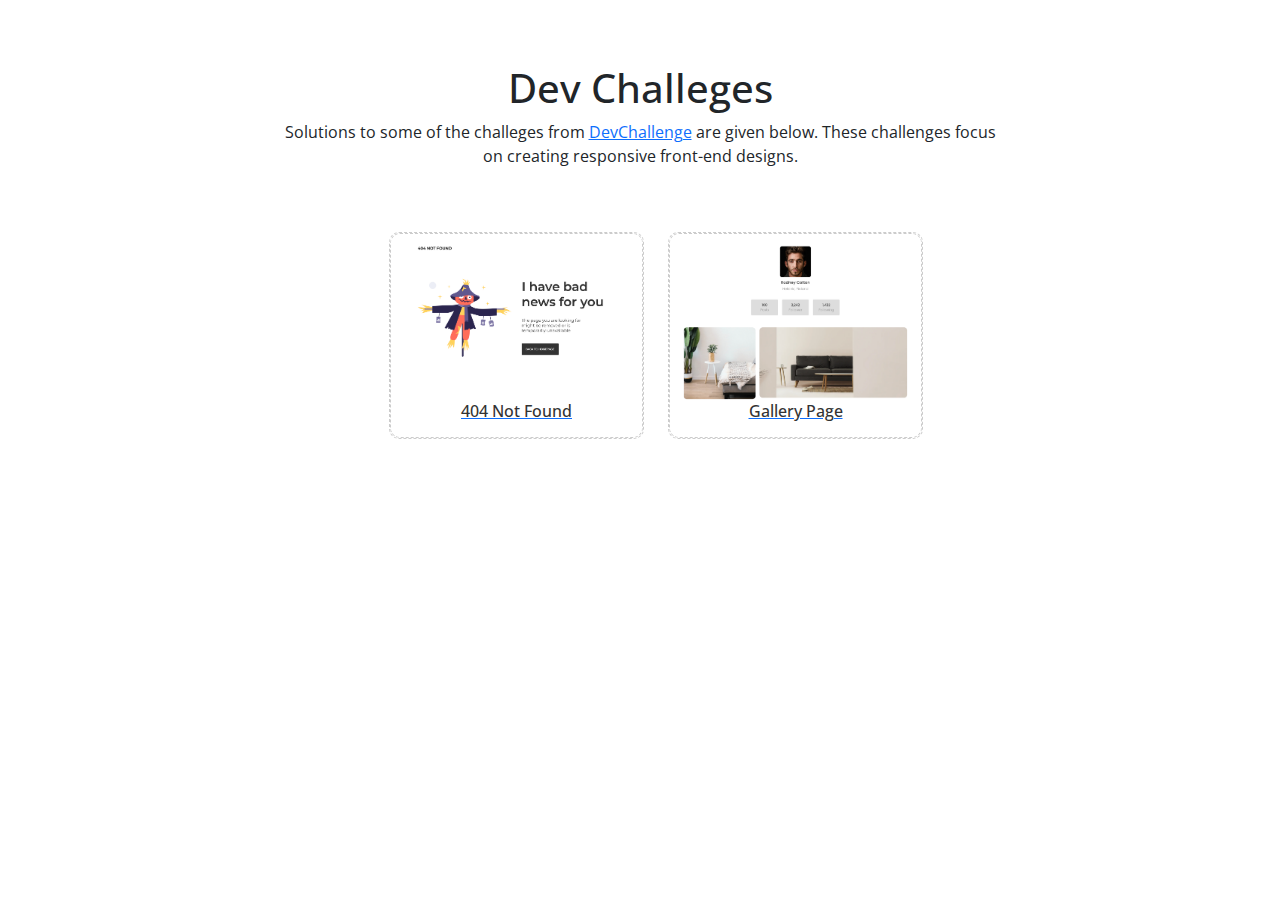
<file: index.html>
<!DOCTYPE html>
<html lang="en">
<head>
    <meta charset="UTF-8">
    <meta name="viewport" content="width=device-width, initial-scale=1.0">
    <link href="https://cdn.jsdelivr.net/npm/bootstrap@5.3.3/dist/css/bootstrap.min.css" rel="stylesheet" integrity="sha384-QWTKZyjpPEjISv5WaRU9OFeRpok6YctnYmDr5pNlyT2bRjXh0JMhjY6hW+ALEwIH" crossorigin="anonymous">
    <link rel="preconnect" href="https://fonts.googleapis.com">
    <link rel="preconnect" href="https://fonts.gstatic.com" crossorigin>
    <link href="https://fonts.googleapis.com/css2?family=Open+Sans:ital,wght@0,300..800;1,300..800&display=swap" rel="stylesheet">
    <link rel="stylesheet" href="style.css">
    <title>DevChallenge</title>
</head>
<body class="container">

        <div class="container heading">
            <div class="row">
                <div class="col-md-2"></div>
                <div class="col-md-8">
                    <h1>Dev Challeges</h1>
                    <p>
                        Solutions to some of the challeges from 
                        <a href="https://legacy.devchallenges.io/paths/responsive-web-developer">DevChallenge</a> 
                        are given below. These challenges focus on creating responsive front-end designs.
                    </p>
                </div>
                <div class="col-md-2"></div>
            </div>
        </div>

        <div class="container">
            <div class="row">
                <div class="col-md-3"></div>
                <a class="col-md-3 col-sm" href="1_404_not_found/index.html">
                    <div class="proj">
                        <div class="proj-bg">
                            <img src="images/404.png" alt="404" class="proj-img" />
                            <h5 class="proj-desc">404 Not Found</h5>
                        </div>
                    </div>
                </a>
                <a class="col-md-3" href="2_my_gallery/index.html">
                    <div class="proj">
                        <div class="proj-bg">
                            <img src="images/gallery.png" alt="404" class="proj-img" />
                            <h5 class="proj-desc">Gallery Page</h5>
                        </div>
                    </div>
                </a>
                <div class="col-md-3"></div>
            </div>
        </div>
</body>
</html>
</file>
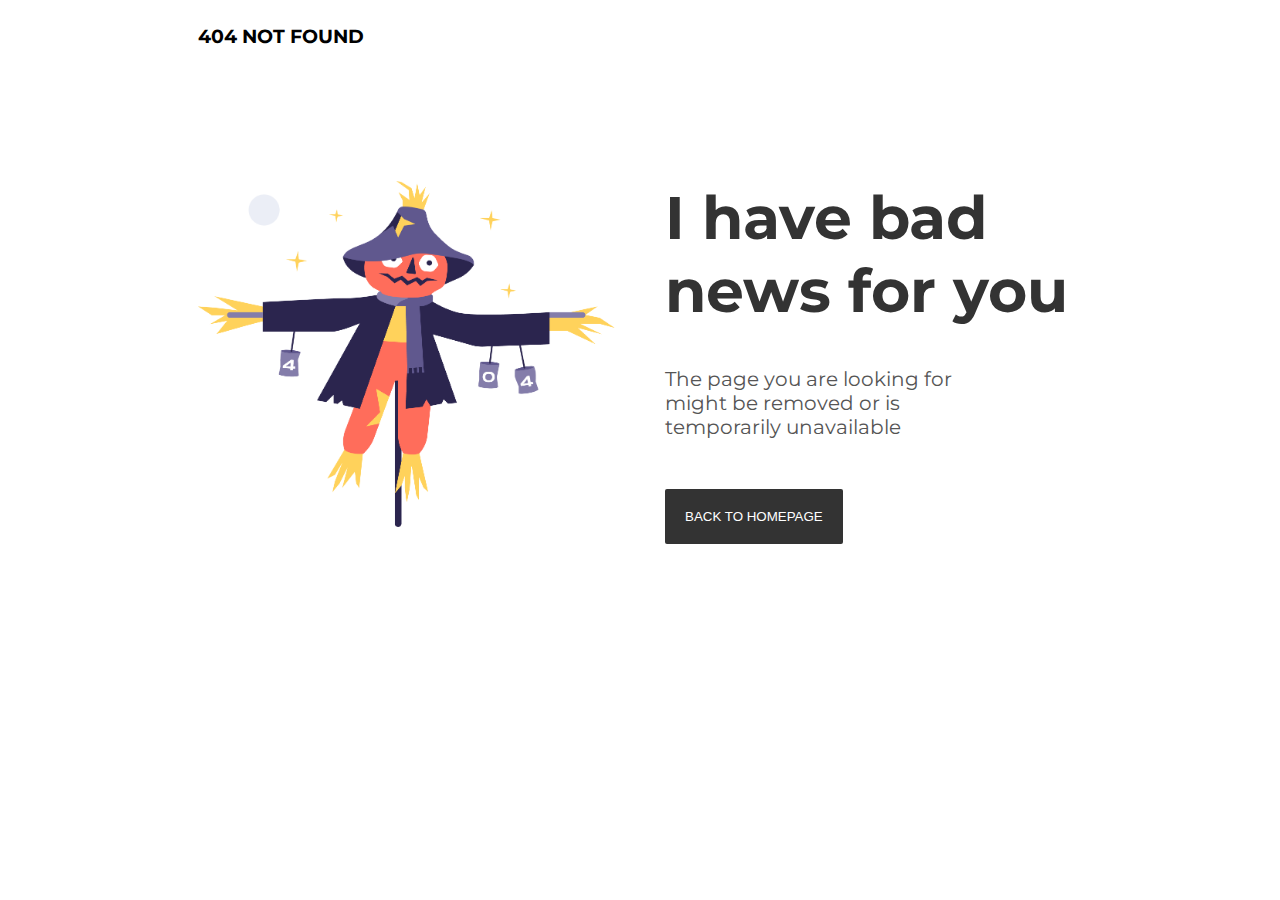
<file: 1. 404-not-found/index.html>
<!DOCTYPE html>
<html lang="en">


  <head>
    <meta charset="utf-8" />
    <meta name="viewport" content="width=device-width, initial-scale=1, maximum-scale=5" />
    <link rel="icon" href="devchallenges.png" />
    <link rel="preconnect" href="https://fonts.gstatic.com">
    <link href="https://fonts.googleapis.com/css2?family=Montserrat:wght@400;600&display=swap" rel="stylesheet">
    <link rel="stylesheet" href="./style.css" type="text/css" />
    <link rel="shortcut icon" type="image/x-icon" href="https://devchallenges.io/" />
    <link href="https://fonts.googleapis.com/css2?family=Poppins:wght@400;500&display=swap" rel="stylesheet" />
    <title>Devchallenges</title>
  </head>


  <body>
    <div class="main_container">
      <h3>404 NOT FOUND</h3> <br/><br/><br/><br/><br/><br/>
      <div class="container">
        <div class="row img">
          <img src="./Scarecrow.png" />
        </div>
        <div class="row content">
          <h1>I have bad news for you</h1>
          <p>The page you are looking for might be removed or is temporarily unavailable</p>
          <button>BACK TO HOMEPAGE</button>
        </div>
      </div>

    </div>
  </body>


</html>
</file>
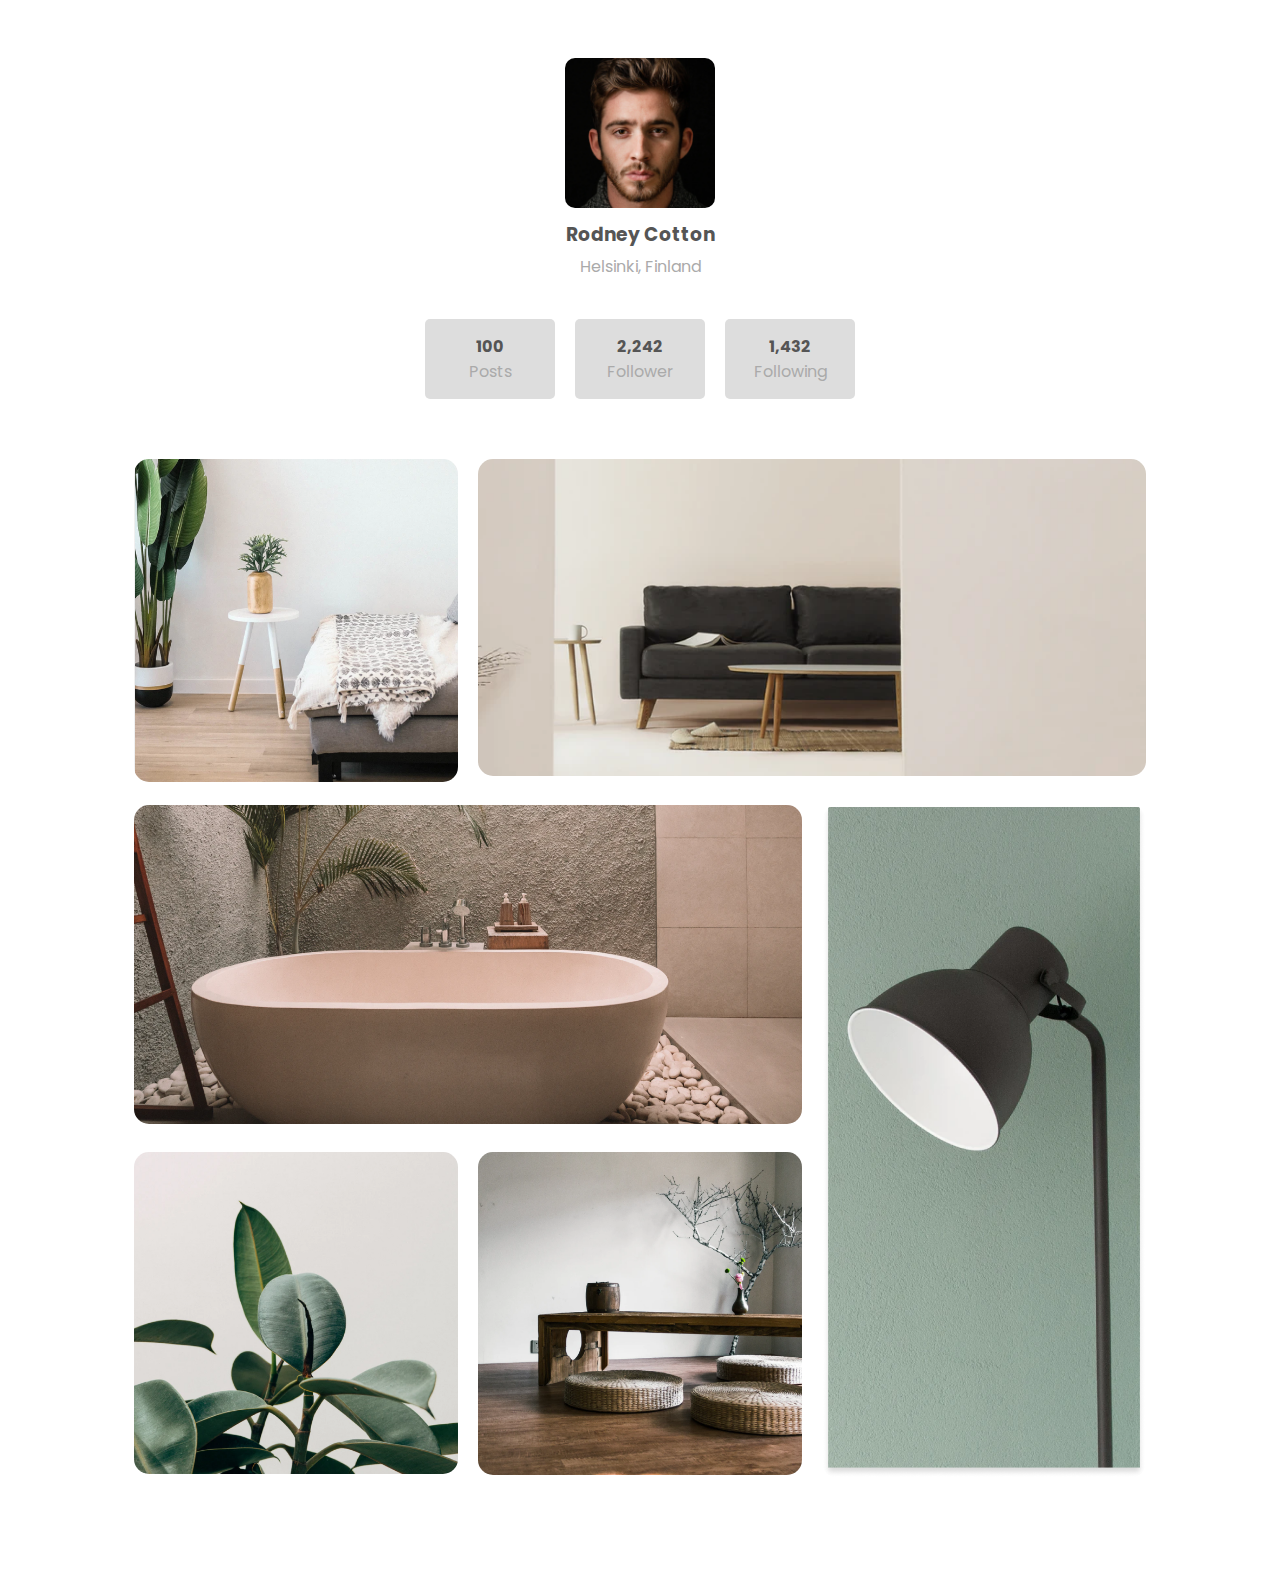
<file: 2. my-gallery/index.html>
<!DOCTYPE html>
<html lang="en">


  <head>
    <meta charset="utf-8" />
    <meta name="viewport" content="width=device-width, initial-scale=1, maximum-scale=5" />
    <link rel="icon" href="devchallenges.png" />
    <link rel="stylesheet" type="text/css" href="./style.css" />
    <link rel="shortcut icon" type="image/x-icon" href="https://devchallenges.io/" />
    <link href="https://fonts.googleapis.com/css2?family=Poppins:wght@400;500&display=swap" rel="stylesheet" />
    <title>Devchallenges</title>
  </head>


  <body>
    <div class="container">


      <br/><br/>
      <img class="profile" src="./profilePhoto.png" />
      <h3>Rodney Cotton</h3>
      <p>Helsinki, Finland</p>

      <br/>
      <div class="blocks">
        <div class="block">
          <h4>100</h4>
          <p>Posts</p>
        </div>
        <div class="block">
          <h4>2,242</h4>
          <p>Follower</p>
        </div>
        <div class="block">
          <h4>1,432</h4>
          <p>Following</p>
        </div>
      </div>


      <br/><br/>
      <div class="image_container">
        <img class="img img1" src="./photo1.png" />
        <img class="img img2" src="./photo2.png" />
        <img class="img img3" src="./photo3.png" />
        <img class="img img4" src="./photo4.png" />
        <img class="img img5" src="./photo5.png" />
        <img class="img img6" src="./photo6.png" />
      </div>
      <br/><br/><br/><br/>
      
    </div>

  </body>


</html>
</file>
<file: style.css>
body {
    font-family: "Open Sans", sans-serif;
    text-align: center;
}

.heading {
    margin: 4rem 0 2rem 0;
}

.proj {
    width: 100%;
    border: 1px dashed #ccc;
    border-radius: 10px;
    margin: 1rem;
    transition: transform 0.3s; 
    cursor: pointer;
}

.proj-bg {
    width: 100%;
    border: 1px dashed #ccc;
    border-radius: 10px;
    padding: 0.5rem;
    transition: transform 0.3s;
    background-color: #fff;
}

.proj:hover .proj-bg {
    transform: translate(-10px,-10px); 
}


.proj-img {
    width: 100%;
    height: 10rem;
    object-fit: cover;
}

.proj-desc {
    font-size: 1rem;
    text-decoration: none !important;
    color: #333;
}
</file>
<file: 1. 404-not-found/style.css>
body {
    font-family: 'Montserrat', sans-serif;
}

.main_container {
    width: 70%;
    margin: 25px auto;
}

.container {
    display: flex;
}

.row {
    flex: 1;
}

img {
    width: 100%;
}

.content {    
    margin-left: 50px;
}

h1 {
    margin-top: 0px;
    font-size: 60px;
    color: #333;
}

p {
    width: 70%;
    font-size: 20px;
    color: #555;
}

button {
    margin-top: 30px;
    padding: 20px;
    border-radius: 2px;
    border: 0px;
    background-color: #333;
    color: #fff;
}

@media screen and (max-width: 768px) {
    .container {
        display: flex;
        flex-direction: column;
    }

    h1 {
        margin-top: 50px;
    }

    button {
        margin-bottom: 50px;
    }

}
</file>
<file: 2. my-gallery/style.css>
body {
    font-family: "Poppins", sans-serif;
    text-align: center;
    color: #555;
}

p {
    color: #aaa;
}

.container h3, .container p {
    margin: 5px;
}

.container {
    width: 80%;
    margin: 0px auto;
}

.blocks {
    display: flex;
    justify-content: center;
}

.block {
    padding: 15px;
    background-color: #ddd;
    margin: 10px;
    width: 100px;
    border-radius: 5px;
}

.block h4, .block p {
    margin: 0px;
}

.profile {
    height: 150px;
    border-radius: 10px;
}

.image_container {
    display: grid;
    grid-template-columns: 1fr 1fr 1fr;
    grid-template-rows: 1fr 1fr 1fr;
    column-gap: 20px;
    row-gap: 20px;
}

.img {
    width: 100%;
    border-radius: 15px;
}

.img2, .img3 {
    grid-column: span 2;
}

.img4 {
    grid-row: span 2;
}
</file>
